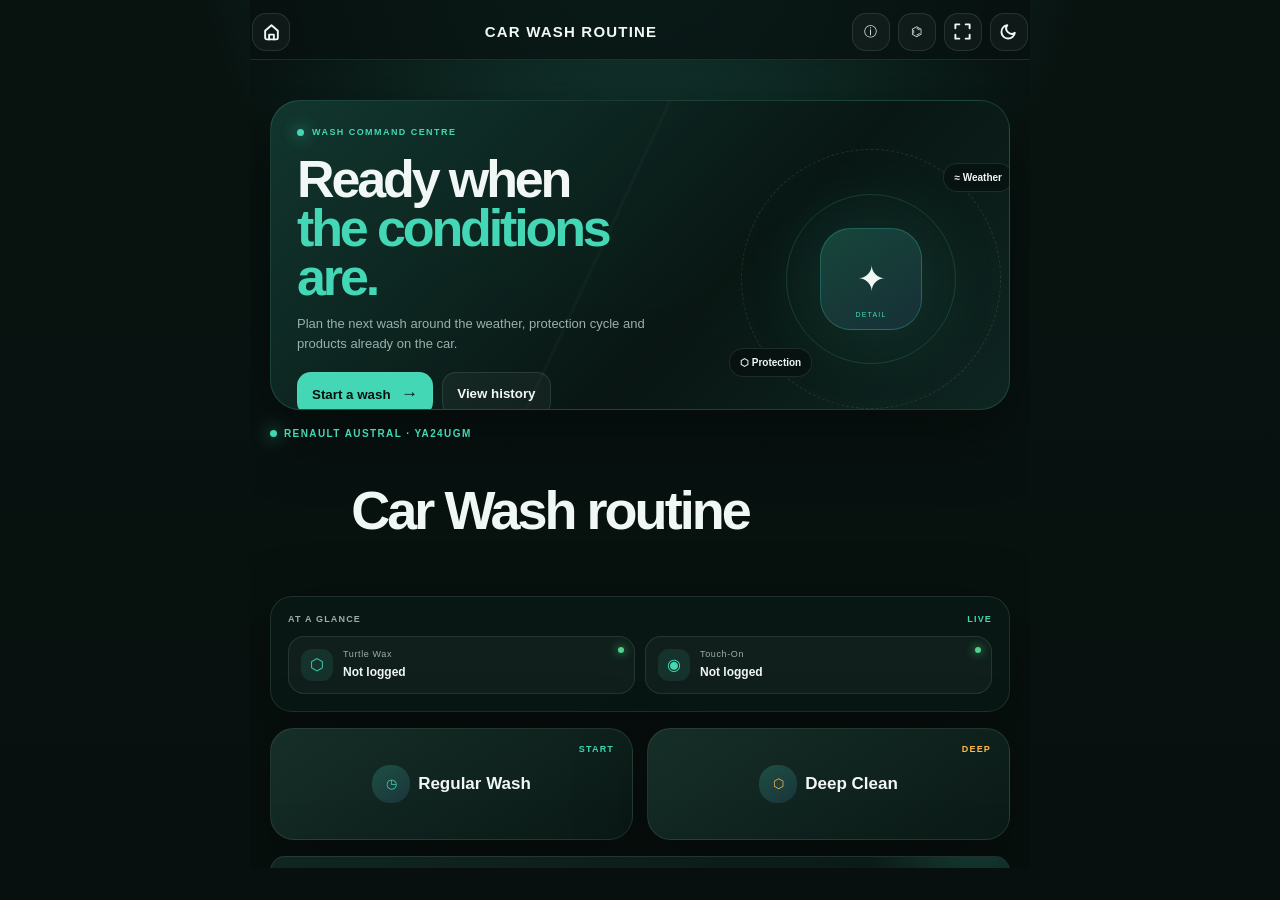
<file: index.html>
<!DOCTYPE html><html lang="en"><head><meta charset="UTF-8"><meta name="viewport" content="width=device-width, initial-scale=1, viewport-fit=cover, user-scalable=no"><meta name="theme-color" content="#1E8A9B"><meta name="apple-mobile-web-app-capable" content="yes"><meta name="mobile-web-app-capable" content="yes"><title>Austral Wash Bay</title><link href="styles.css" rel="stylesheet"><link href="redesign.css" rel="stylesheet"><link href="experience-overrides.css" rel="stylesheet"></head><body><div id="app"><div class="topbar"><button class="iconbtn" id="backBtn" aria-label="Back to menu"><svg viewBox="0 0 24 24" fill="none" stroke="currentColor" stroke-width="2.3" stroke-linecap="round" stroke-linejoin="round" id="backIcon"></svg></button><h1 id="topTitle">Car Wash Routine</h1><div style="display:flex;gap:8px;"><button class="iconbtn" id="infoBtn" aria-label="Chemical Cheat Sheet">ⓘ</button><button class="iconbtn" id="calcBtn" aria-label="Dilution Calculator">⌬</button><button class="iconbtn" id="fullscreenBtn" aria-label="Toggle fullscreen" onclick="toggleFullScreen()"></button><button class="iconbtn" id="themeBtn" aria-label="Toggle theme"></button></div></div><div id="home"><div class="hero-eyebrow">Renault Austral · YA24UGM</div><h2 class="hero-title">Car Wash routine</h2><div id="remindersWrap"></div><div class="schedule-row"><button class="schedule-card sc-a" id="cardTen"><div class="badge">◷</div><p class="sc-title">Regular Wash</p></button><button class="schedule-card sc-b" id="cardDeep"><div class="badge">⬡</div><p class="sc-title">Deep Clean</p></button></div><div id="weatherCard" class="wx-card"><div id="weatherDetails"><div class="wx-empty-msg">Loading wash conditions...</div></div></div><div class="cal-card"><div class="cal-head"><p class="section-label">Next 14 Days</p><div class="cal-legend"><span><i class="cal-dot green"></i>Good</span><span><i class="cal-dot orange"></i>OK</span><span><i class="cal-dot red"></i>Poor</span></div></div><div class="cal-weekdays"><div>M</div><div>T</div><div>W</div><div>T</div><div>F</div><div>S</div><div>S</div></div><div class="cal-grid" id="calGrid"></div><p class="cal-foot-note" id="calFootNote"></p></div><button class="schedule-card" id="logBookBtn" style="border-style:dashed;"><div class="badge">▤</div><div><p class="sc-title">Wash Log Book</p><p class="sc-meta" id="lastWashMeta">No recent washes logged</p></div></button><div class="cal-card" id="productMetersCard"><p class="section-label" style="margin-bottom:10px;">Product Protection</p><div id="productMeters"></div></div></div><div id="deepCleanSelect" class="hidden"><div class="hero-eyebrow">Wash Setup</div><h2 class="hero-title">What are you doing today?</h2><p class="hero-sub">Adjust anything below - steps you don't need are skipped automatically.</p><div id="setupGroups"></div><div id="deepCleanSelectFoot"><button class="finish-btn" id="beginDeepCleanBtn">Begin Wash</button></div></div><div id="stepScreen" class="hidden"><div class="progress-wrap"><div class="progress-track" id="progressTrack"></div><div class="progress-label"><span id="progPhase">Phase</span><span id="progFrac" class="num">1 / 1</span></div></div><div class="carousel-viewport" id="carouselViewport"><div class="carousel-track" id="carouselTrack"></div></div><div class="scroll-cue hidden" id="scrollCue">⌄</div></div><div id="doneScreen" class="hidden"><div class="dbadge">✓</div><h2>Wash completed</h2><p id="doneText">Nice work - every step in this schedule is done.</p><div id="reviewListWrap"><p class="cal-foot-note" id="reviewListNote"></p><div id="reviewList"></div></div><div class="navbar"><button class="navbtn" id="reviewBtn">Review steps</button><button class="navbtn primary" id="doneHomeBtn">Done</button></div></div></div><div id="logModal" class="hidden"><div class="modal-card"><h3>Wash Log</h3><div id="logList"></div><div style="display:flex;gap:10px;margin-top:16px;"><button class="navbtn" id="exportLogsBtn" type="button">Export JSON</button><button class="navbtn primary" id="importLogsBtn" type="button">Import JSON</button></div><input id="importLogsInput" type="file" accept="application/json,.json" style="display:none"></div></div><div id="dayModal" class="hidden"><div class="modal-card"><h3 id="dayModalTitle">Hourly outlook</h3><div id="dayModalBody"></div></div></div><div id="calcModal" class="hidden"><div class="modal-card"><h3>Dilution Calculator</h3><div style="display:flex;flex-direction:column;gap:12px;margin-top:12px;"><label style="font-size:12px;font-weight:700;">PRODUCT<select id="calcProduct" style="width:100%;padding:8px;border-radius:8px;border:1px solid var(--border);background:var(--surface-2);color:var(--text);margin-top:4px;"><option value="bh_touchless">Bilt Hamber Touch-Less</option><option value="bh_surfex">Bilt Hamber Surfex-HD</option><option value="bh_qd">Bilt Hamber Auto-QD</option><option value="bh_wash">Bilt Hamber Auto-Wash</option><option value="bh_touchon">Bilt Hamber Touch-On</option></select></label><label style="font-size:12px;font-weight:700;">RATIO<select id="calcRatio" style="width:100%;padding:8px;border-radius:8px;border:1px solid var(--border);background:var(--surface-2);color:var(--text);margin-top:4px;"></select></label><label style="font-size:12px;font-weight:700;">CONTAINER SIZE (ml)<input type="number" id="calcSize" value="400" min="1" step="1" style="width:100%;padding:8px;border-radius:8px;border:1px solid var(--border);background:var(--surface-2);color:var(--text);margin-top:4px;"></label><div id="calcResult" style="padding:12px;background:var(--surface-2);border-radius:10px;border:1px solid var(--border);font-size:13.5px;line-height:1.5;margin-top:6px;"></div></div></div></div><div id="infoModal" class="hidden"><div class="modal-card"><h3>Chemical Usage Rules</h3></div></div><script src="constants.js"></script><script src="app.js"></script><script src="coating_logic.js"></script><script src="coating_logic_fix.js"></script><script src="experience.js"></script><script src="guided-wash.js"></script><script src="logbook-experience.js"></script><script src="completion-experience.js"></script><script src="weather-recommendation.js"></script><script>renderLogs();renderProductMeters();updateReminders();fetchWashWeather();</script></body></html>
</file>
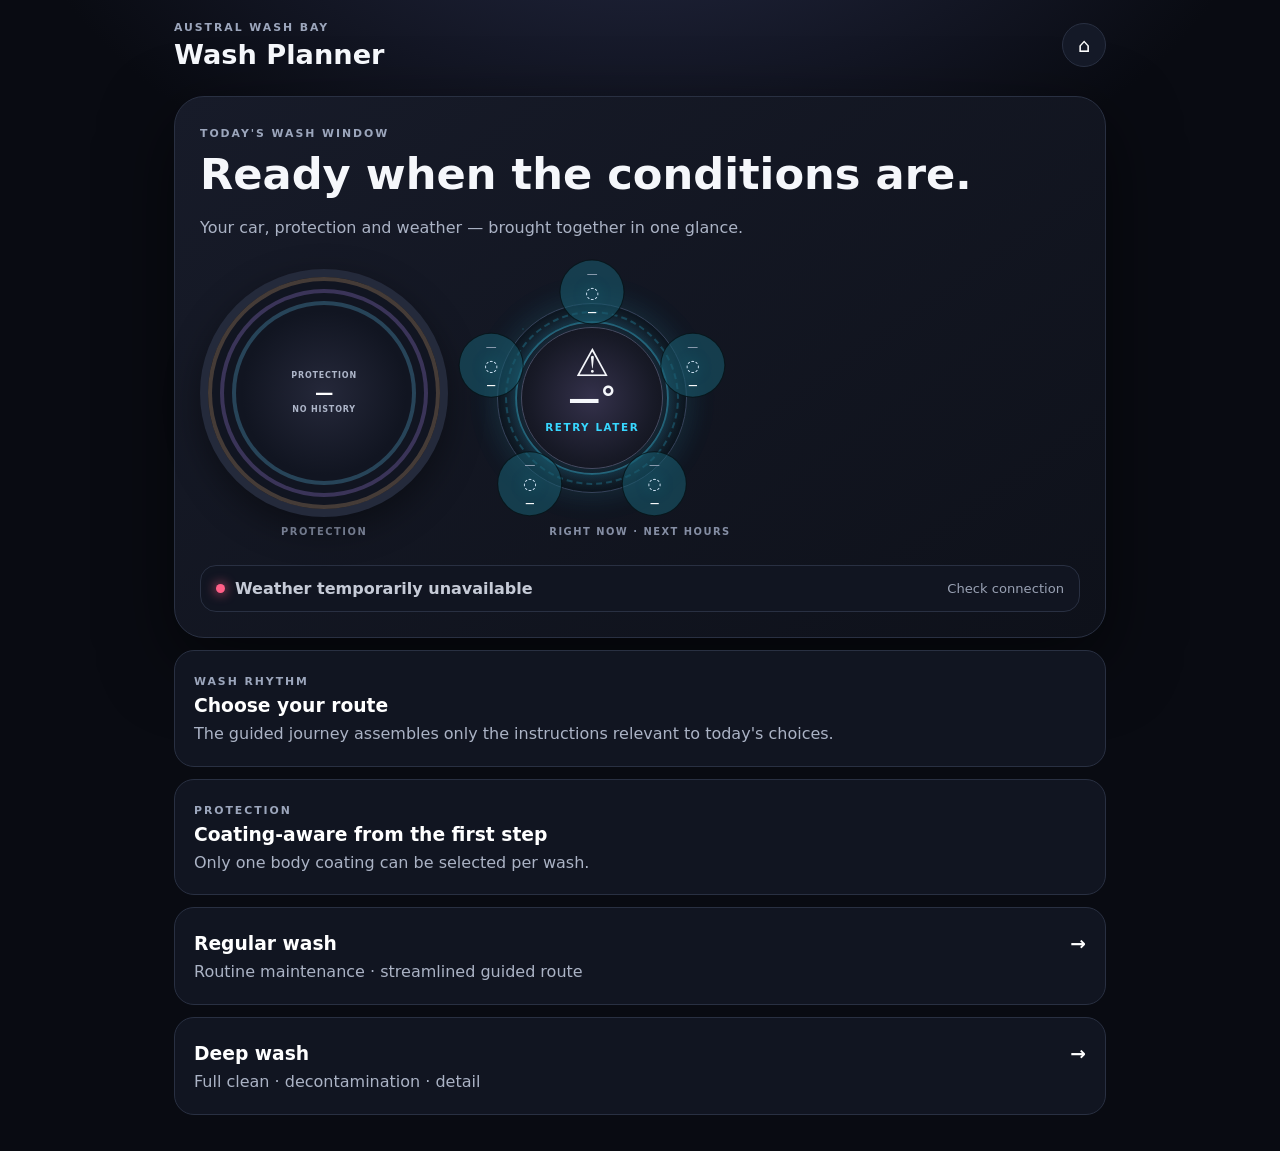
<file: gpt_index.html>
<!doctype html>
<html lang="en">

<head>
    <meta charset="utf-8">
    <meta name="viewport" content="width=device-width,initial-scale=1,viewport-fit=cover">
    <meta name="theme-color" content="#06100e">
    <title>Austral Wash Bay</title>
    <link rel="stylesheet" href="gpt_styles.css">
    <link rel="stylesheet" href="gpt_weather_planning.css">
    <link rel="stylesheet" href="gpt_weather_hours.css">
</head>

<body>
    <div id="app" class="app-shell">
        <header class="app-header">
            <div><span class="eyebrow">AUSTRAL WASH BAY</span>
                <h1 id="pageTitle">Wash Planner</h1>
            </div><button id="homeButton" class="icon-button" aria-label="Home">⌂</button>
        </header>
        <main id="view" class="view"></main>
    </div>
    <script src="gpt_master_steps.js"></script>
    <script src="gpt_steps_bridge.js"></script>
    <script src="gpt_data.js"></script>
    <script src="gpt_weather.js"></script>
    <script src="gpt_app.js"></script>
    <script src="gpt_wash_refinement.js"></script>
    <script src="gpt_weather_ui.js"></script>
</body>

</html>
</file>
<file: styles.css>
:root{
    --bg:#EFF2F1; --surface:#FFFFFF; --surface-2:#F5F7F6;
    --text:#1B2226; --text-dim:#5C6A72;
    --accent:#1E8A9B; --accent-soft:#DCEEEF;
    --amber:#C77D1E; --amber-bg:#C77D1E7A; --amber-soft:#F6E7D2;
    --warn:#C43D33;--warn-bg:#C43D337A; --warn-soft:#FBE2DF;
    --good:#2E9E5B;--good-bg:#2E9E5B7A; --good-soft:#DCF0E3;
    --border:#D8DEDC; --shadow:0 2px 10px rgba(20,30,32,0.08);
    --shadow-lg:0 10px 30px rgba(20,30,32,0.12), 0 2px 8px rgba(20,30,32,0.06);
    --ease:cubic-bezier(.22,.61,.36,1);
  }
  [data-theme="dark"]{
    --bg:#14181C; --surface:#1E252B; --surface-2:#262E35;
    --text:#E8EDF0; --text-dim:#8B98A3;
    --accent:#54C2D1; --accent-soft:#1E3A3F;
    --amber:#E8A33D; --amber-bg:#E8A33D7A; --amber-soft:#3A2E17;
    --warn:#E0524A; --warn-bg:#E0524A7A; --warn-soft:#3A1F1D;
    --good:#49C57E; --good-bg:#49C57E7A; --good-soft:#1B3626;
    --border:#2E3841; --shadow:0 2px 14px rgba(0,0,0,0.4);
    --shadow-lg:0 14px 34px rgba(0,0,0,0.5), 0 2px 10px rgba(0,0,0,0.3);
  }
  *{box-sizing:border-box; -webkit-tap-highlight-color:transparent;}
  html,body{height:100%;}
  body{
    margin:0; background:var(--bg); color:var(--text);
    font-family:-apple-system,BlinkMacSystemFont,"Segoe UI",Roboto,ui-sans-serif,sans-serif;
    overscroll-behavior:none; transition:background .25s ease,color .25s ease;
  }
  .num{font-family:ui-monospace,"SF Mono",Menlo,Consolas,monospace; font-variant-numeric:tabular-nums;}
  button{font-family:inherit;}
  #app{max-width:360px; margin:0 auto; height:100vh; height:100dvh; display:flex; flex-direction:column; overflow:hidden; position:relative;}

  @media (prefers-reduced-motion: reduce){
    *, *::before, *::after{
      animation-duration:.001ms !important; animation-iteration-count:1 !important;
      transition-duration:.001ms !important; scroll-behavior:auto !important;
    }
  }

  /* ---------- top bar ---------- */
  .topbar{
    display:flex; align-items:center; justify-content:space-between;
    padding:14px 2px calc(10px + env(safe-area-inset-top,0px));
    padding-top:calc(14px + env(safe-area-inset-top,0px));
    border-bottom:1px solid var(--border); flex-shrink:0;
    height: 60px;
  }
  .topbar h1{font-size:13px; font-weight:700; letter-spacing:.02em; margin:0;}
  .iconbtn{
    width:38px; height:38px; border-radius:10px; border:1px solid var(--border);
    background:var(--surface); color:var(--text); display:flex; align-items:center; justify-content:center;
    cursor:pointer; transition:transform .15s var(--ease), background .15s ease;
  }
  .iconbtn:active{transform:scale(.88);}
  .iconbtn svg{width:19px; height:19px;}

  /* ---------- home screen ---------- */
  #home{
    flex:1; display:flex; flex-direction:column; padding:22px 20px 20px; overflow-y:auto;
    transition: opacity .32s var(--ease), transform .32s var(--ease);
  }
  #home.fade-out{
    opacity:0;
    transform:scale(0.96);
    pointer-events:none;
  }
  .hero-eyebrow{font-size:11px; font-weight:700; letter-spacing:.14em; text-transform:uppercase; color:var(--accent);}
  .hero-title{font-size:clamp(23px,6.6vw,27px); font-weight:800; letter-spacing:-.015em; /*margin:6px 0 2px;*/ line-height:1.16;text-align: center;}
  .hero-sub{font-size:13.5px; color:var(--text-dim); margin:0 0 26px; line-height:1.5;}

  .hero-eyebrow, .hero-title, .hero-sub, .schedule-card, .home-foot{
    opacity:0; transform:translateY(14px);
    animation:riseIn .6s var(--ease) forwards;
  }
  .hero-eyebrow{animation-delay:.02s;}
  .hero-title{animation-delay:.08s;}
  .hero-sub{animation-delay:.14s;}
  #cardTen{animation-delay:.2s; background: #4aacba69;}
  #cardDeep{animation-delay:.28s; background: #c38a3466;}
  .home-foot{animation-delay:.36s;}
  @keyframes riseIn{ to{opacity:1; transform:translateY(0);} }

  .schedule-card{
    position:relative; overflow:hidden;
    display:flex; align-items:center; gap:14px; background:var(--surface);
    border:1px solid var(--border); border-radius:16px; padding:18px; margin-bottom:14px;
    cursor:pointer; box-shadow:var(--shadow); text-align:left; width:100%; color:var(--text);
    transition:transform .16s var(--ease), box-shadow .16s var(--ease);
    min-height: 74px;
  }
  .schedule-card:active{transform:scale(.97); box-shadow:var(--shadow);}
  .schedule-card::after{
    content:''; position:absolute; top:0; left:-60%; width:35%; height:100%;
    background:linear-gradient(115deg, transparent, rgba(255,255,255,.4), transparent);
    transform:skewX(-18deg); pointer-events:none;
    animation:sheen 1.1s ease-out 1.05s 1;
  }
  #cardDeep::after{animation-delay:1.2s;}
  [data-theme="dark"] .schedule-card::after{background:linear-gradient(115deg, transparent, rgba(255,255,255,.14), transparent);}
  @keyframes sheen{ from{left:-60%;} to{left:130%;} }
  .schedule-card .badge{
    width:52px; height:52px; border-radius:13px; flex-shrink:0;
    display:flex; align-items:center; justify-content:center;
  }
  .schedule-card .badge svg{width:26px; height:26px;}
  .sc-a .badge{background:var(--accent-soft); color:var(--accent);}
  .sc-b .badge{background:var(--amber-soft); color:var(--amber);}
  .schedule-card .sc-title{font-size:17.5px; font-weight:700; margin:0 0 3px;}
  .schedule-card .sc-meta{font-size:12.5px; color:var(--text-dim); margin:0;}
  .schedule-card .chev{margin-left:auto; color:var(--text-dim); flex-shrink:0; transition:transform .16s var(--ease);}
  .schedule-card:active .chev{transform:translateX(3px);}
  .schedule-card .chev svg{width:16px; height:16px;}
  .home-foot{margin-top:auto; padding-top:20px; font-size:11.5px; color:var(--text-dim); text-align:center;}

  /* ---------- progress strip ---------- */
  .progress-wrap{border-bottom:1px solid var(--border); background:var(--surface); flex-shrink:0; z-index:5;}
  .progress-track{display:flex; align-items:center; gap:5px; padding:11px 12px; overflow-x:auto; scrollbar-width:none;}
  .progress-track::-webkit-scrollbar{display:none;}
  .dot{
    flex-shrink:0; width:9px; height:9px; border-radius:50%; background:var(--border);
    border:none; padding:0; cursor:pointer;
    transition:width .28s var(--ease), border-radius .28s var(--ease), background .28s ease, transform .15s var(--ease);
  }
  .dot:active{transform:scale(.8);}
  .dot.visited{background:var(--text-dim);}
  .dot.current{width:22px; border-radius:5px; background:var(--accent);}
  .phase-gap{width:1px; height:14px; background:var(--border); flex-shrink:0; margin:0 2px;}
  .progress-label{padding:0 16px 9px; font-size:11px; color:var(--text-dim); display:flex; justify-content:space-between;}

  /* ---------- step screen ---------- */
  #stepScreen{
    flex:1; display:flex; flex-direction:column; min-height:0; overflow:hidden; position:relative;
    opacity:1; transition:opacity .35s var(--ease);
  }
  
  .carousel-viewport{
    flex:1; width:100%; height:100%; overflow:hidden; position:relative; touch-action:pan-y;
  }

  .carousel-track{
    display:flex; height:100%; width:100%; will-change:transform;
  }

  .step-slide{
    min-width:100%; width:100%; height:100%; overflow-y:auto; padding:22px 20px 14px;
    flex-shrink:0; opacity:0.3; transition:opacity .25s ease;
    box-sizing:border-box;
  }
  .step-slide.active{
    opacity:1;
  }

  .phase-eyebrow{
    font-size: 18px;
    font-weight: 700;
    letter-spacing: .12em;
    text-transform: uppercase;
    color: var(--accent);
    margin-bottom: 14px;
    justify-content: center;
    text-align: center;
    background: var(--surface-2);
    min-height: 48px;
    display: flex;
    align-items: center;
    border-radius: 10px;
    border: 1px solid var(--border);
  }
  .step-head{display:flex; align-items:flex-start; gap:14px; margin-bottom:18px;}
  .step-icon{
    width:56px; height:56px; border-radius:15px; background:var(--surface-2); border:1px solid var(--border);
    display:flex; align-items:center; justify-content:center; flex-shrink:0; color:var(--accent);
  }
  .step-icon svg{width:28px; height:28px;}
  .step-title{font-size:clamp(19px,5.4vw,21px); font-weight:800; line-height:1.2; letter-spacing:-.01em; margin:2px 0 0;}
  .step-body{font-size:15.5px; line-height:1.6; color:var(--text); margin:0 0 16px;}
  .step-body ul{margin:0; padding-left:20px;}
  .step-body li{margin-bottom:8px;}
  .callout{
    display:flex; gap:10px; padding:13px 14px; border-radius:13px; margin:0 0 16px;
    border:1px solid var(--warn); background:var(--warn-soft);
  }
  .callout svg{width:19px; height:19px; color:var(--warn); flex-shrink:0; margin-top:1px;}
  .callout p{margin:0; font-size:13.5px; line-height:1.5; font-weight:600; color:var(--text);}

  /* Enhanced Dwell Timer Box with Range Tag */
  .timer-box{
    display:flex; align-items:center; flex-wrap:wrap; gap:14px; padding:14px; border-radius:14px;
    background:var(--amber-soft); border:1px solid var(--amber); margin-bottom:16px;
    transition:background .25s ease, border-color .25s ease;
  }
  .timer-box.alarm{
    border-color:var(--warn); background:var(--warn-soft);
    animation:alarmPulse 1s ease-in-out infinite;
  }
  @keyframes alarmPulse{
    0%,100%{box-shadow:0 0 0 0 rgba(196,61,51,.35);}
    50%{box-shadow:0 0 0 9px rgba(196,61,51,0);}
  }
  .timer-box.alarm .tname{color:var(--warn);}
  .timer-ring{position:relative; width:46px; height:46px; flex-shrink:0;}
  .timer-ring svg{width:46px; height:46px; transform:rotate(-90deg);}
  .timer-ring circle{fill:none; stroke-width:4;}
  .timer-ring .bg{stroke:rgba(199,125,30,.25);}
  [data-theme="dark"] .timer-ring .bg{stroke:rgba(232,163,61,.22);}
  .timer-ring .fg{stroke:var(--amber); stroke-linecap:round; transition:stroke-dashoffset 1s linear, stroke .25s ease;}
  .timer-box.alarm .timer-ring .fg{stroke:var(--warn);}
  .timer-ring .tlabel{
    position:absolute; inset:0; display:flex; align-items:center; justify-content:center;
    font-size:11px; font-weight:700; color:var(--amber);
  }
  .timer-box.alarm .timer-ring .tlabel{color:var(--warn);}
  .timer-info{flex:1; min-width:0;}
  .timer-info .tname-row{display:flex; align-items:center; gap:6px; margin-bottom:2px;}
  .timer-info .tname{font-size:12px; font-weight:700; text-transform:uppercase; letter-spacing:.06em; color:var(--amber); margin:0;}
  .timer-range-badge{
    font-size:10.5px; font-weight:800; padding:2px 6px; border-radius:6px;
    background:var(--amber); color:#fff; letter-spacing:0;
  }
  .timer-info .tdur{font-size:13px; color:var(--text-dim); margin:0;}
  .timer-btn{
    border:none; background:var(--amber); color:#fff; font-weight:700; font-size:13px;
    padding:9px 14px; border-radius:10px; cursor:pointer; flex-shrink:0;
    transition:transform .14s var(--ease), background .2s ease;
  }
  .timer-btn:active{transform:scale(.93);}
  .timer-btn.running{background:transparent; border:1.5px solid var(--amber); color:var(--amber);}
  .timer-btn.done{background:var(--warn);}
  .timer-dismiss{
    border:none; background:var(--warn); color:#fff; font-weight:700; font-size:12.5px;
    padding:9px 13px; border-radius:10px; cursor:pointer; flex-shrink:0;
    transition:transform .14s var(--ease), opacity .2s ease;
    animation:dismissPop .3s var(--ease);
  }
  .timer-dismiss:active{transform:scale(.93);}
  @keyframes dismissPop{ from{opacity:0; transform:scale(.7);} to{opacity:1; transform:scale(1);} }

  .finish-btn{
    display:flex; align-items:center; justify-content:center; gap:8px; width:100%;
    border:none; background:var(--accent); color:#fff; font-weight:800; font-size:16px;
    padding:15px; border-radius:14px; cursor:pointer; margin:6px 0 16px;
    box-shadow:var(--shadow); transition:transform .14s var(--ease), background .2s ease;
  }
  .finish-btn svg{width:20px; height:20px;}
  .finish-btn:active{transform:scale(.96);}

  .scroll-cue{
    position:sticky; bottom:0; left:0; right:0; height:34px; margin-top:-34px;
    background:linear-gradient(to bottom, transparent, var(--bg) 78%);
    display:flex; align-items:flex-end; justify-content:center; pointer-events:none; z-index:8;
  }
  .scroll-cue svg{width:20px; height:20px; color:var(--text-dim); animation:bob 1.4s ease-in-out infinite;}
  @keyframes bob{0%,100%{transform:translateY(0);}50%{transform:translateY(4px);}}

  .swipe-hint{ animation:swipeHint 1s var(--ease) .35s; }
  @keyframes swipeHint{
    0%,100%{transform:translateX(0);}
    28%{transform:translateX(-16px);}
    55%{transform:translateX(7px);}
    78%{transform:translateX(-5px);}
  }

  /* ---------- nav bar ---------- */
  .navbar{
    display:flex; gap:10px; padding:12px 16px calc(14px + env(safe-area-inset-bottom,0px));
    border-top:1px solid var(--border); /*background:var(--surface);*/ flex-shrink:0; z-index:10;
  }
  .navbtn{
    flex:1; display:flex; align-items:center; justify-content:center; gap:6px;
    padding:4px 10px; border-radius:13px; border:1px solid var(--border); background:var(--surface-2);
    color:var(--text); font-size:14.5px; font-weight:700; cursor:pointer;
    transition:transform .13s var(--ease), background .2s ease;
  }
  .navbtn:active:not(:disabled){transform:scale(.95);}
  .navbtn svg{width:17px; height:17px;}
  .navbtn.primary{background:var(--accent); border-color:var(--accent); color:#fff;}
  .navbtn:disabled{opacity:.35; cursor:default;}
  .navbtn.finish{background:var(--accent);}

  .step-counter{font-size:12px; color:var(--text-dim); text-align:center; padding:0 0 8px; flex-shrink:0; z-index:10;}

  .hidden{display:none !important;}

  .product_BH, .product_rainx, .product_turtleWax, .product_Autoglym_fastGlass, .product_Autoglym_carGlass,.product_Autoglym_tyreDressing {
    border-radius: 5px;
    padding: 0px 5px;
  }
  .product_BH { background-color: #0a7ef299; }
  .product_rainx { background-color: #F5CE0D99; color: black; }
  .product_turtleWax { background-color: #02643399; }
  .product_Autoglym_fastGlass { background-color: #B15F2C99; }
  .product_Autoglym_carGlass { background-color: #B15F2C99; }
  .product_Autoglym_tyreDressing { background-color: #B15F2C99; }

  /* ---------- compact schedule row (2-col) ---------- */
  .schedule-row{display:grid; grid-template-columns:1fr 1fr; gap:10px; margin-bottom:16px;}
  .schedule-row .schedule-card{
    /* flex-direction:column;*/ align-items:flex-start; gap:8px; padding:13px; margin-bottom:0; text-align:left; justify-content: center; align-items: center; }
  .schedule-row .schedule-card .badge{width:38px; height:38px; border-radius:10px;}
  .schedule-row .schedule-card .badge svg{width:19px; height:19px;}
  .schedule-row .schedule-card .sc-title{font-size:17.5px; margin:0; line-height:1.25;}
  .schedule-row .schedule-card .sc-meta{display:none;}
  .schedule-row .schedule-card .chev{display:none;}

  /* ---------- v15: wash setup / selection screen ---------- */
  .setup-group{margin-bottom:18px;}
  .setup-group-label{font-size:11px; font-weight:700; letter-spacing:.1em; text-transform:uppercase; color:var(--text-dim); margin:0 0 8px;}
  .radio-row{
    display:flex; align-items:center; gap:14px; width:100%;
    background:var(--surface); border:1.5px solid var(--border); border-radius:15px;
    padding:13px 15px; margin:0 0 8px; cursor:pointer; user-select:none;
    box-shadow:var(--shadow); transition:border-color .18s ease, background .18s ease;
  }
  .radio-row.checked{border-color:var(--accent); background:var(--accent-soft);}
  .radio-row.overdue.checked{border-color:var(--warn); background:var(--warn-bg);}
  .radio-row.soon.checked{border-color:var(--amber); background:var(--amber-bg);}
  .radio-row.ok.checked{border-color:var(--good); background:var(--good-bg);}
  .radio-row .radio-dot{
    flex-shrink:0; width:22px; height:22px; border-radius:50%; border:2px solid var(--border);
    background:var(--surface-2); position:relative; transition:border-color .16s ease;
  }
  .radio-row.overdue .radio-dot{
    border:2px solid var(--warn);
    background:var(--warn-bg); position:relative; transition:border-color .16s ease;
  }
  .radio-row.soon .radio-dot{
    border:2px solid var(--amber);
    background:var(--amber-bg); position:relative; transition:border-color .16s ease;
  }
  .radio-row.ok .radio-dot{
    border:2px solid var(--good);
    background:var(--good-bg); position:relative; transition:border-color .16s ease;
  }
  .radio-row.checked .radio-dot{border-color:var(--accent);}
  .radio-row.checked .radio-dot::after{
    content:''; position:absolute; inset:4px; border-radius:50%; background:var(--accent);
  }
  .radio-row.overdue.checked .radio-dot{border-color:var(--warn-soft);}
  .radio-row.overdue.checked .radio-dot::after{
    background:var(--warn-soft);
  }
  .radio-row.soon.checked .radio-dot{border-color:var(--amber-soft);}
  .radio-row.soon.checked .radio-dot::after{
    background:var(--amber-soft);
  }
  .radio-row.ok.checked .radio-dot{border-color:var(--good-soft);}
  .radio-row.ok.checked .radio-dot::after{
    background:var(--good-soft);
  }
  .radio-row .rr-text{flex:1; min-width:0;}
  .radio-row .rr-title{font-size:14.5px; font-weight:700; color:var(--text); margin:0;}
  .radio-row .rr-sub{font-size:11.5px; color:var(--text-dim); margin:2px 0 0; line-height:1.4;}
  .due-pill{
    display:inline-block; font-size:10.5px; font-weight:800; padding:2px 7px; border-radius:6px;
    margin-top:5px; letter-spacing:.01em;
  }
  .due-pill.ok, .radio-row.ok {background:var(--good-soft); color:var(--good);}
  .radio-row.ok {border:1.5px solid var(--good);}
  .due-pill.soon, .radio-row.soon {background:var(--amber-soft); color:var(--amber);}
  .radio-row.soon {border:1.5px solid var(--amber);}
  .due-pill.overdue, .radio-row.overdue {background:var(--warn-soft); color:var(--warn);}
  .radio-row.overdue {border:1.5px solid var(--warn);}
  .due-pill.never, .radio-row.never {background:var(--surface-2); color:var(--text-dim);}

  /* ---------- v15: reminders on home ---------- */
  #remindersWrap .overdue-banner:last-child{margin-bottom:14px;}
  .overdue-banner.soon, .overdue-banner.due{background:var(--amber-soft); border-color:var(--amber);}
  .overdue-banner.soon svg, .overdue-banner.due svg{color:var(--amber);}
  .overdue-banner.soon b, .overdue-banner.due b{color:var(--amber);}

  /* ---------- v15: done screen review list ---------- */
  .review-item{
    display:flex; align-items:center; gap:12px; width:100%; max-width:280px;
    background:var(--surface); border:1.5px solid var(--border); border-radius:13px;
    padding:11px 13px; margin:0 0 8px; cursor:pointer; user-select:none; text-align:left;
    transition:border-color .16s ease, background .16s ease;
  }
  .review-item.checked{border-color:var(--accent); background:var(--accent-soft);}
  .review-item input[type="checkbox"]{
    -webkit-appearance:none; appearance:none; margin:0; flex-shrink:0;
    width:24px; height:24px; border-radius:7px; border:2px solid var(--border);
    background:var(--surface-2); cursor:pointer; position:relative;
  }
  .review-item input[type="checkbox"]:checked{background:var(--accent); border-color:var(--accent);}
  .review-item input[type="checkbox"]:checked::after{
    content:''; position:absolute; left:7px; top:3px; width:6px; height:11px;
    border:solid #fff; border-width:0 2.5px 2.5px 0; transform:rotate(40deg);
  }
  .review-item .ri-title{font-size:13.5px; font-weight:700; color:var(--text); margin:0;}
  #reviewListWrap{width:100%; max-width:280px;}

  /* ---------- v15: touch-on decision slide ---------- */
  .decision-btns{display:flex; gap:10px; margin:4px 0 16px;}
  .decision-btn{
    flex:1; padding:16px 10px; border-radius:14px; border:1.5px solid var(--border);
    background:var(--surface); color:var(--text); font-weight:800; font-size:15px; cursor:pointer;
    transition:transform .14s var(--ease), border-color .16s ease, background .16s ease;
  }
  .decision-btn:active{transform:scale(.96);}
  .decision-btn.yes.picked{border-color:var(--accent); background:var(--accent-soft); color:var(--accent);}
  .decision-btn.no.picked{border-color:var(--text-dim); background:var(--surface-2);}

  /* ---------- v15: log entry detail ---------- */
  .log-detail-line{font-size:10.5px; color:var(--text-dim); margin:3px 0 0; line-height:1.5;}
  .section-label{
    font-size:11px; font-weight:700; letter-spacing:.1em; text-transform:uppercase;
    color:var(--text-dim); margin:2px 0 8px;
  }

  /* ---------- weather card v3 ---------- */
  .wx-card{
    background:var(--surface); border:1px solid var(--border); border-radius:16px;
    padding:14px; margin-bottom:14px; box-shadow:var(--shadow);
  }
  .wx-summary-row{display:grid; grid-template-columns: 1fr auto 1fr; align-items:center; justify-content:space-between; gap:12px;}
  .wx-now-icon{
    width:40px; height:40px; flex-shrink:0; display:flex; align-items:center; justify-content:center;
    font-size:30px; line-height:1;
  }
  .wx-now-temp{font-size:26px; font-weight:800; line-height:1; white-space:nowrap;}
  .wx-now-temp sup{font-size:14px; font-weight:700; margin-left:1px;}
  .wx-now-block{display:flex; align-items:center; gap:8px; flex-shrink:0;}
  .wx-location-block{font-size:11.5px; font-weight:600; color:var(--text-dim); text-align:center; white-space:nowrap;}
  .wx-day-block{flex-shrink:0; text-align:right;}
  .wx-day-eyebrow{font-size:10px; font-weight:700; letter-spacing:.06em; text-transform:uppercase; color:var(--accent); margin:0;}
  .wx-day-name{font-size:11.5px; color:var(--text-dim); margin:2px 0 0;}
  .wx-headline-row{margin-top:12px; padding-top:11px; border-top:1px solid var(--border);}
  .wx-headline{font-size:13.5px; font-weight:700; color:var(--text); line-height:1.4; margin:0;}
  .wx-subline{font-size:12px; color:var(--text-dim); line-height:1.4; margin:3px 0 0;}

  .wx-strip{
    display:grid; gap:8px; overflow-x:auto; margin-top:13px; padding-bottom:2px;
    scroll-snap-type:x proximity; scrollbar-width:none;
    grid: auto;
    grid-template-columns: repeat(5, 1fr);
  }
  .wx-strip::-webkit-scrollbar{display:none;}
  .wx-empty-msg{font-size:12px; color:var(--text-dim); padding:10px 2px 2px; text-align:center;}

  /* ---------- deep clean overdue banner ---------- */
  .overdue-banner{
    display:flex; align-items:center; gap:10px; padding:12px 13px; border-radius:13px;
    background:var(--warn-soft); border:1px solid var(--warn); margin-bottom:14px;
  }
  .overdue-banner svg{width:20px; height:20px; color:var(--warn); flex-shrink:0;}
  .overdue-banner p{margin:0; font-size:12.5px; font-weight:600; line-height:1.4; color:var(--text);}
  .overdue-banner b{color:var(--warn);}

  /* ---------- product protection meters (v16) ---------- */
  .meter-row{margin-bottom:14px;}
  .meter-row:last-child{margin-bottom:0;}
  .meter-top{display:flex; justify-content:space-between; align-items:baseline; margin-bottom:5px; gap:8px;}
  .meter-name{font-size:13px; font-weight:700; color:var(--text);}
  .meter-last{font-size:10.5px; color:var(--text-dim); text-align:right;}
  .meter-track{
    position:relative; height:9px; border-radius:5px; background:var(--surface-2);
    border:1px solid var(--border); overflow:hidden;
  }
  .meter-fill{
    position:absolute; left:0; top:0; bottom:0; border-radius:5px 0 0 5px;
    transition:width .4s var(--ease), background .3s ease;
  }
  .meter-fill.full-width{border-radius:5px;}
  .meter-tier{font-size:10.5px; font-weight:700; margin-top:5px;}

  /* ---------- calendar ---------- */
  .cal-card{
    background:var(--surface); border:1px solid var(--border); border-radius:16px;
    padding:16px 14px; margin-bottom:14px; box-shadow:var(--shadow);
  }
  .cal-head{display:flex; justify-content:space-between; align-items:center; margin-bottom:4px;}
  .cal-head .section-label{margin:0;}
  .cal-legend{display:flex; gap:9px; font-size:10px; color:var(--text-dim); align-items:center;}
  .cal-legend span{display:flex; align-items:center; gap:3px;}
  .cal-dot{width:7px; height:7px; border-radius:50%; display:inline-block;}
  .cal-dot.green{background:var(--good);}
  .cal-dot.orange{background:var(--amber);}
  .cal-dot.red{background:var(--warn);}
  .cal-weekdays{
    display:grid; grid-template-columns:repeat(7,1fr); gap:5px; margin:10px 0 5px;
    font-size:10px; font-weight:700; color:var(--text-dim); text-align:center; text-transform:uppercase;
  }
  .cal-grid{display:grid; grid-template-columns:repeat(7,1fr); gap:5px;}
  .cal-cell{
    aspect-ratio:1; border-radius:9px; display:flex; flex-direction:column; align-items:center;
    justify-content:center; position:relative; font-size:12.5px; font-weight:700; cursor:pointer;
    border:1px solid var(--border); background:var(--surface-2); color:var(--text);
    transition:transform .13s var(--ease);
  }
  .cal-cell:active{transform:scale(.9);}
  .cal-cell.pad{
    opacity:.32; cursor:default; pointer-events:none; background:transparent; border-color:transparent;
  }
  .cal-cell.green{background:var(--good-soft); border-color:var(--good); color:var(--text);}
  .cal-cell.orange{background:var(--amber-soft); border-color:var(--amber);}
  .cal-cell.red{background:var(--warn-soft); border-color:var(--warn);}
  .cal-cell.unknown{background:var(--surface-2);}
  .cal-marker{
    position:absolute; bottom:3px; display:flex; gap:2px;
  }
  .cal-marker .m{
    font-size:7px; font-weight:800; letter-spacing:.02em; padding:1px 3px; border-radius:4px;
    color:#fff; line-height:1.3;
  }
  .cal-marker .m.ten{background:var(--accent);}
  .cal-marker .m.deep{background:var(--amber);}
  .cal-today-ring{box-shadow:0 0 0 2px var(--accent) inset;}
  .cal-foot-note{font-size:11px; color:var(--text-dim); margin:10px 0 0; line-height:1.4;}

  /* ---------- hourly day modal ---------- */
  #dayModal{
    position:fixed; inset:0; background:rgba(0,0,0,0.7); backdrop-filter:blur(4px); z-index:999;
    display:flex; align-items:center; justify-content:center; padding:20px;
  }
  #dayModal.hidden{display:none !important;}

  /* done screen */
  #doneScreen{flex:1; display:flex; flex-direction:column; align-items:center; justify-content:center; padding:32px; text-align:center;}
  #doneScreen .dbadge{
    width:74px; height:74px; border-radius:20px; background:var(--accent-soft); color:var(--accent);
    display:flex; align-items:center; justify-content:center; margin-bottom:18px;
    animation:popIn .45s var(--ease);
  }
  @keyframes popIn{ from{transform:scale(.5); opacity:0;} to{transform:scale(1); opacity:1;} }
  #doneScreen .dbadge svg{width:36px; height:36px;}
  #doneScreen .dbadge svg path{
    stroke-dasharray:30; stroke-dashoffset:30;
    animation:draw .5s var(--ease) .2s forwards;
  }
  @keyframes draw{ to{stroke-dashoffset:0;} }
  #doneScreen h2{
    font-size:22px; font-weight:800; margin:0 0 8px;
    opacity:0; animation:riseIn .5s var(--ease) .25s forwards;
  }
  #doneScreen p{
    font-size:14px; color:var(--text-dim); max-width:280px; line-height:1.5;
    opacity:0; animation:riseIn .5s var(--ease) .32s forwards;
  }
  #doneScreen .navbar{
    opacity:0; animation:riseIn .5s var(--ease) .4s forwards;
  }

  /* ---------- touch-on checkbox (done screen) ---------- */
  .touchon-row{
    display:flex; align-items:center; gap:14px; width:100%; max-width:280px;
    background:var(--surface); border:1.5px solid var(--border); border-radius:15px;
    padding:15px 16px; margin:0 0 18px; cursor:pointer; user-select:none;
    box-shadow:var(--shadow); transition:border-color .18s ease, background .18s ease;
    opacity:0; animation:riseIn .5s var(--ease) .36s forwards;
  }
  .touchon-row.checked{border-color:var(--accent); background:var(--accent-soft);}
  .touchon-row input[type="checkbox"]{
    -webkit-appearance:none; appearance:none; margin:0; flex-shrink:0;
    width:30px; height:30px; border-radius:9px; border:2px solid var(--border);
    background:var(--surface-2); cursor:pointer; position:relative;
    transition:background .16s ease, border-color .16s ease, transform .12s var(--ease);
  }
  .touchon-row input[type="checkbox"]:active{transform:scale(.9);}
  .touchon-row input[type="checkbox"]:checked{background:var(--accent); border-color:var(--accent);}
  .touchon-row input[type="checkbox"]:checked::after{
    content:''; position:absolute; left:9px; top:4px; width:7px; height:13px;
    border:solid #fff; border-width:0 3px 3px 0; transform:rotate(40deg);
  }
  .touchon-row .touchon-text{flex:1; min-width:0;}
  .touchon-row .touchon-title{font-size:14.5px; font-weight:700; color:var(--text); margin:0;}
  .touchon-row .touchon-sub{font-size:11.5px; color:var(--text-dim); margin:2px 0 0;}

  /* ---------- deep clean product selection screen ---------- */
  #deepCleanSelect{
    flex:1; display:flex; flex-direction:column; padding:22px 20px 20px; overflow-y:auto;
    transition: opacity .32s var(--ease), transform .32s var(--ease);
  }
  #deepCleanSelect.fade-out{ opacity:0; transform:scale(0.96); pointer-events:none; }
  .select-toggle-row{ max-width:none; width:100%; margin:0 0 14px; opacity:1; animation:none; }
  #deepCleanSelectFoot{margin-top:auto; padding-top:6px;}

  /* ---------- info modal ---------- */
  #infoModal, #logModal, #calcModal {
    position: fixed;
    inset: 0;
    background: rgba(0, 0, 0, 0.7);
    backdrop-filter: blur(4px);
    z-index: 999;
    display: flex;
    align-items: center;
    justify-content: center;
    padding: 20px;
    opacity:1;
    transition:opacity .22s var(--ease);
  }
  #infoModal.hidden, #logModal.hidden, #calcModal.hidden{
    display:flex !important;
    opacity:0;
    pointer-events:none;
  }
  .modal-card {
    background: var(--surface);
    color: var(--text);
    border: 1px solid var(--border);
    border-radius: 16px;
    max-width: 350px;
    width: 100%;
    max-height: 85vh;
    overflow-y: auto;
    padding: 10px;
    box-shadow: var(--shadow-lg);
    transform:scale(1) translateY(0);
    transition:transform .22s var(--ease);
  }
  #infoModal.hidden .modal-card, #logModal.hidden .modal-card, #calcModal.hidden .modal-card{
    transform:scale(.94) translateY(10px);
  }
  .modal-card h3 {
    margin-top: 0;
    font-size: 18px;
    border-bottom: 1px solid var(--border);
    padding-bottom: 10px;
  }


  
    /* Individual Card Styles */
    .weather-card {
      background-color: #0b1a10;
      border-radius: 8px 8px 8px 8px;
      display: flex;
      overflow: hidden;
      /*! width: 140px; */
      box-shadow: 0 4px 10px rgba(0, 0, 0, 0.3);
      flex-shrink: 0;
      border: 1px solid;
      opacity:1;
      height: 75px;
      overflow: hidden;
      position: relative;
    }

  .weather-card.ideal{background:var(--good-soft); border-color:var(--good);}
  .weather-card.ideal .card-sidebar{background:var(--good-bg);}
  .weather-card.marginal{background:var(--amber-soft); border-color:var(--amber);}
  .weather-card.marginal .card-sidebar{background:var(--amber-bg);}
  .weather-card.bad{background:var(--warn-soft); border-color:var(--warn);}
  .weather-card.bad .card-sidebar{background:var(--warn-bg);}
  .weather-card.now{opacity:1;}
  .weather-card .weather-icon{font-size:26px; line-height:1;padding-bottom: 5px;/*! position: absolute; */}
  .weather-card .weather-icon.ideal{color:var(--good);}
  .weather-card .weather-icon.marginal{color:var(--amber);}
  .weather-card .weather-icon.bad{color:var(--warn);}
  .weather-card .time-text{font-size:14px; color:var(--text);}
  .weather-card .temperature-wrapper{font-size:7.5px; /*! font-weight:800; */ color:var(--text);}
  .weather-card .temperature-wrapper .temp-text {
      font-size: 14px;
      font-weight: bold;
      line-height: 1;
    }

    /* Green Left Sidebar */
  .weather-card .card-sidebar {
      width: 15px;
      display: flex;
      flex-direction: column;
      align-items: center;
      justify-content: space-between;
      padding: 5px 0;
    }

    /* Checkmark box at top of sidebar */
    .weather-card .status-icon {
      font-size: 11px;
      /*! background-color: rgba(255, 255, 255, 0.17); */
      border-radius: 3px;
      width: 12px;
      height: 12px;
      display: flex;
      align-items: center;
      justify-content: center;
      padding: 11px 13px 14px 12px;
      position: absolute;
      top: -1px;
      left: -5px;
    }

    /* Rotated Text ("11 00") inside sidebar */
    .time-text {
      writing-mode: vertical-lr;
      transform: rotate(180deg);
      font-size: 14px;
      font-weight: 500;
      letter-spacing: 0.5px;
      opacity: 0.6;
      position: absolute;
      bottom: 4px;
      left: -3px;
    }

    /* Main Content Section on the Right side */
    .card-content {
      flex: 1;
      display: flex;
      flex-direction: column;
      align-items: center;
      justify-content: center;
      padding: 10px 5px 12px 6px;
      color: #ffffff;
      overflow: hidden;
    }

    /* Main Temperature Area */
    .temperature-wrapper {
      text-align: center;
      width: 100%;
      border-bottom: 1.5px solid rgba(255, 255, 255, 0.22);
      padding-bottom: 4px;
      margin-bottom: 1px;
    }



    .degree-symbol {
      font-size: 11px;
      font-weight: normal;
      vertical-align: super;
    }

    /* Rain/Humidity Probability Percentage Info */
    .rain-probability {
      display: flex;
      align-items: center;
      gap: 4px;
      font-size: 9px;
      color: #bfbfc7;
    }

    /* Built-in css droplet shape */
    .drop-icon {
      width: 5px;
      height: 5px;
      background-color: #55aaff;
      border-radius: 0 50% 50% 50%;
      transform: rotate(45deg);
      margin-top: 3px;
    }
</file>
<file: redesign.css>
/* Austral Wash Bay — visual redesign layer */
:root{--bg:#07110f;--surface:#0d1c19;--surface-2:#132824;--surface-3:#19332e;--text:#f1f7f5;--text-dim:#9bb0aa;--border:rgba(178,215,203,.13);--good:#52d18b;--amber:#ffb84d;--warn:#ff6262;--accent:#43d7b5;--accent-2:#65a9ff;--shadow:0 22px 70px rgba(0,0,0,.38)}
body{background:radial-gradient(circle at 50% -10%,#17443b 0,transparent 38%),linear-gradient(180deg,#081310 0%,#07100e 100%);min-height:100vh}body:before{content:"";position:fixed;inset:0;pointer-events:none;opacity:.35;background-image:linear-gradient(rgba(255,255,255,.018) 1px,transparent 1px),linear-gradient(90deg,rgba(255,255,255,.014) 1px,transparent 1px);background-size:28px 28px;mask-image:linear-gradient(to bottom,black,transparent 70%)}#app{position:relative;max-width:780px;margin:auto;padding-bottom:32px}.topbar{position:sticky!important;top:0;z-index:20;backdrop-filter:blur(18px);background:rgba(7,17,15,.76)!important;border-bottom:1px solid var(--border);box-shadow:0 10px 30px rgba(0,0,0,.16)}.topbar h1{font-size:15px!important;letter-spacing:.08em;text-transform:uppercase}.iconbtn{border:1px solid var(--border)!important;background:rgba(255,255,255,.035)!important;border-radius:14px!important;transition:transform .2s ease,background .2s ease}.iconbtn:hover{transform:translateY(-2px);background:rgba(255,255,255,.09)!important}
#home,#deepCleanSelect,#stepScreen,#doneScreen{animation:aw-enter .45s cubic-bezier(.2,.8,.2,1)}@keyframes aw-enter{from{opacity:0;transform:translateY(10px)}to{opacity:1;transform:none}}
.command-centre{margin:18px 0 18px;padding:26px;min-height:310px;position:relative;overflow:hidden;border-radius:30px;border:1px solid rgba(102,215,181,.18);background:linear-gradient(135deg,rgba(18,56,48,.96),rgba(9,23,20,.96) 60%,rgba(16,40,35,.9));box-shadow:var(--shadow)}.command-centre:after{content:"";position:absolute;inset:0;background:linear-gradient(115deg,transparent 0 45%,rgba(255,255,255,.025) 45.1% 45.4%,transparent 45.5%);pointer-events:none}.cc-main{position:relative;z-index:2;max-width:55%}.cc-kicker{font-size:9px;letter-spacing:.16em;font-weight:900;color:var(--accent);display:flex;align-items:center;gap:8px}.cc-kicker span{width:7px;height:7px;border-radius:50%;background:var(--accent);box-shadow:0 0 15px var(--accent)}.command-centre h2{margin:18px 0 12px;font-size:clamp(34px,6vw,52px);letter-spacing:-.06em;line-height:.94}.command-centre h2 em{font-style:normal;color:var(--accent)}.command-centre p{font-size:13px;line-height:1.55;color:var(--text-dim);margin:0 0 18px}.cc-actions{display:flex;gap:9px}.cc-primary,.cc-secondary{border-radius:14px;border:1px solid var(--border);padding:11px 14px;font-weight:800;cursor:pointer}.cc-primary{background:var(--accent);color:#06110e}.cc-primary b{margin-left:7px;font-size:17px}.cc-secondary{background:rgba(255,255,255,.045);color:var(--text)}.cc-orbit{position:absolute;right:-12px;bottom:-20px;width:300px;height:300px;z-index:1}.cc-ring{position:absolute;border:1px solid rgba(101,215,181,.16);border-radius:50%;left:50%;top:50%;transform:translate(-50%,-50%)}.r1{width:170px;height:170px}.r2{width:260px;height:260px;border-style:dashed;animation:aw-spin 30s linear infinite}@keyframes aw-spin{to{transform:translate(-50%,-50%) rotate(360deg)}}.cc-core{position:absolute;left:50%;top:50%;transform:translate(-50%,-50%);width:102px;height:102px;border-radius:31px;display:grid;place-items:center;background:linear-gradient(145deg,rgba(67,215,181,.24),rgba(101,169,255,.12));border:1px solid rgba(67,215,181,.28);font-size:35px;box-shadow:0 0 80px rgba(67,215,181,.16)}.cc-core small{position:absolute;bottom:11px;font-size:7px;letter-spacing:.17em;color:var(--accent)}.cc-chip{position:absolute;border:1px solid var(--border);border-radius:14px;padding:8px 10px;background:rgba(7,17,15,.74);backdrop-filter:blur(12px);font-size:10px;font-weight:800}.chip-weather{top:34px;right:8px}.chip-protection{bottom:52px;left:8px}
.quick-status{margin:14px 0 16px;padding:17px;border:1px solid var(--border);border-radius:22px;background:rgba(10,26,22,.74);box-shadow:var(--shadow)}.quick-head{display:flex;justify-content:space-between;font-size:9px;font-weight:900;letter-spacing:.13em;color:var(--text-dim);margin-bottom:12px}.live-dot{color:var(--accent)}.quick-grid{display:grid;grid-template-columns:1fr 1fr;gap:10px}.quick-item{position:relative;display:flex;align-items:center;gap:10px;padding:12px;border-radius:16px;background:rgba(255,255,255,.035);border:1px solid var(--border)}.quick-icon{width:32px;height:32px;border-radius:11px;display:grid;place-items:center;background:rgba(67,215,181,.11);color:var(--accent)}.quick-item small{display:block;font-size:9px;letter-spacing:.07em;color:var(--text-dim);margin-bottom:3px}.quick-item strong{font-size:12px}.state-dot{position:absolute;right:10px;top:10px;width:6px;height:6px;border-radius:50%;background:var(--good);box-shadow:0 0 10px var(--good)}.quick-item.soon .state-dot,.quick-item.due .state-dot{background:var(--amber);box-shadow:0 0 10px var(--amber)}.quick-item.overdue .state-dot{background:var(--warn);box-shadow:0 0 10px var(--warn)}
.hero-eyebrow{display:inline-flex!important;align-items:center;gap:7px;letter-spacing:.14em!important;color:var(--accent)!important;font-size:10px!important;font-weight:800!important}.hero-eyebrow:before{content:"";width:7px;height:7px;border-radius:50%;background:var(--accent);box-shadow:0 0 16px var(--accent)}.hero-title{font-size:clamp(32px,8vw,54px)!important;line-height:.98!important;letter-spacing:-.055em!important;max-width:560px}.hero-sub{font-size:15px!important;line-height:1.55!important;color:var(--text-dim)!important;max-width:560px}#remindersWrap{display:grid;gap:10px}.overdue-banner{border-radius:18px!important;box-shadow:var(--shadow);border:1px solid var(--border)!important;overflow:hidden}.overdue-banner:before{content:"PROTECTION STATUS";display:block;font-size:9px;font-weight:800;letter-spacing:.12em;opacity:.65;margin-bottom:5px}
.schedule-row{gap:14px!important}.schedule-card{border:1px solid var(--border)!important;border-radius:24px!important;background:linear-gradient(145deg,rgba(23,48,42,.96),rgba(11,27,23,.96))!important;box-shadow:var(--shadow);min-height:112px;transition:transform .25s ease,border-color .25s ease,box-shadow .25s ease}.schedule-card:hover{transform:translateY(-4px);border-color:rgba(82,209,139,.45)!important;box-shadow:0 28px 70px rgba(0,0,0,.46)}.schedule-card:active{transform:scale(.98)}.schedule-card .badge{border-radius:18px!important;background:linear-gradient(145deg,rgba(67,215,181,.22),rgba(101,169,255,.12))!important}.sc-a:before,.sc-b:before{content:"START";position:absolute;right:18px;top:15px;font-size:9px;letter-spacing:.13em;color:var(--accent);font-weight:800}.sc-b:before{content:"DEEP";color:var(--amber)}.sc-title{font-size:17px!important;font-weight:800!important}.sc-meta{color:var(--text-dim)!important}.wx-card,.cal-card{background:linear-gradient(145deg,rgba(17,39,34,.96),rgba(10,24,21,.98))!important;border:1px solid var(--border)!important;border-radius:26px!important;box-shadow:var(--shadow)}.wx-card{position:relative;overflow:hidden}.wx-card:after{content:"";position:absolute;width:240px;height:240px;border-radius:50%;right:-90px;top:-150px;background:radial-gradient(circle,rgba(67,215,181,.2),transparent 68%);pointer-events:none}.section-label{letter-spacing:.14em!important;font-size:10px!important;color:var(--accent)!important;font-weight:800!important}.cal-day{border-radius:15px!important;border:1px solid transparent!important;transition:transform .2s ease,background .2s ease}.cal-day:hover{transform:translateY(-2px);background:var(--surface-3)!important}.cal-day.today{border-color:var(--accent)!important;box-shadow:0 0 0 3px rgba(67,215,181,.09)}.meter-row{padding:13px 0!important}.meter-track{height:8px!important;border-radius:99px!important;background:rgba(255,255,255,.06)!important;overflow:hidden}.meter-fill{border-radius:99px!important;box-shadow:0 0 16px currentColor}
#deepCleanSelect{max-width:720px;margin:auto}.setup-progress{display:flex;align-items:center;gap:9px;margin:18px 0 24px;font-size:11px;font-weight:800;color:var(--text-dim)}.setup-progress span{display:flex;align-items:center;gap:5px}.setup-progress span:first-letter{color:var(--accent)}.setup-progress span.active{color:var(--accent)}.setup-progress small{font-size:8px;letter-spacing:.1em}.setup-progress i{height:1px;flex:1;background:var(--border)}.setup-group{border:1px solid var(--border)!important;border-radius:22px!important;background:rgba(13,28,25,.82)!important;overflow:hidden;margin-bottom:13px!important}.setup-group-title{letter-spacing:.08em!important;font-size:11px!important}.radio-option,.addon-option{border-radius:16px!important;transition:transform .18s ease,background .18s ease}.radio-option:hover,.addon-option:hover{background:rgba(255,255,255,.055)!important}.radio-option.selected,.addon-option.selected{box-shadow:inset 0 0 0 1px rgba(67,215,181,.38);background:rgba(67,215,181,.08)!important}.finish-btn{border-radius:18px!important;background:linear-gradient(135deg,var(--accent),#3ca7d9)!important;color:#04100d!important;box-shadow:0 16px 38px rgba(67,215,181,.22);font-weight:900!important;letter-spacing:.04em!important;transition:transform .2s ease,box-shadow .2s ease}.finish-btn:hover{transform:translateY(-2px);box-shadow:0 22px 48px rgba(67,215,181,.3)}
#stepScreen{min-height:calc(100vh - 75px)}.progress-wrap{padding-top:16px!important}.progress-track{height:5px!important;border-radius:99px!important;background:rgba(255,255,255,.07)!important;overflow:hidden}.progress-dot{border-radius:99px!important;transition:width .3s ease,transform .2s ease}.progress-dot.active{transform:scale(1.15)}.progress-label{font-size:11px!important;letter-spacing:.08em;text-transform:uppercase;color:var(--text-dim)!important}.carousel-viewport{border-radius:28px!important}.step-slide{padding:12px 0 100px!important}.step-card{background:linear-gradient(155deg,rgba(21,48,41,.94),rgba(10,25,21,.98))!important;border:1px solid var(--border)!important;border-radius:28px!important;box-shadow:var(--shadow);overflow:hidden}.step-phase{color:var(--accent)!important;letter-spacing:.13em!important;font-size:10px!important;font-weight:900!important}.step-title{font-size:clamp(27px,7vw,42px)!important;letter-spacing:-.04em!important;line-height:1.05!important}.step-body{font-size:16px!important;line-height:1.65!important}.step-body li{margin-bottom:11px!important}.step-warning{border-radius:18px!important;border-left-width:4px!important}.navbar{position:sticky;bottom:14px;background:rgba(7,17,15,.82);backdrop-filter:blur(18px);border:1px solid var(--border)!important;border-radius:22px!important;padding:9px!important;box-shadow:var(--shadow)}.navbtn{border-radius:15px!important;border:1px solid var(--border)!important}.navbtn.primary{background:linear-gradient(135deg,var(--accent),#45b6df)!important;color:#04100d!important;font-weight:900!important}.timer-wrap,.timer-box,.timer-card{border-radius:22px!important;background:linear-gradient(145deg,rgba(101,169,255,.12),rgba(67,215,181,.08))!important;border:1px solid rgba(101,169,255,.25)!important}.timer-display{font-variant-numeric:tabular-nums;letter-spacing:.04em}
.timer-dock{position:fixed;left:50%;bottom:18px;transform:translateX(-50%);z-index:99;width:min(520px,calc(100vw - 28px));display:flex;align-items:center;gap:13px;padding:10px 12px 10px 14px;border-radius:20px;background:rgba(8,22,19,.92);border:1px solid rgba(101,169,255,.28);box-shadow:0 25px 80px rgba(0,0,0,.55);backdrop-filter:blur(20px);transition:transform .25s ease,opacity .25s ease}.timer-dock.hidden{transform:translate(-50%,130%);opacity:0;pointer-events:none}.timer-dock-main{display:flex;align-items:center;gap:10px;min-width:0;flex:1}.timer-symbol{width:36px;height:36px;display:grid;place-items:center;border-radius:12px;background:rgba(101,169,255,.15);color:#9cc6ff}.timer-dock small{display:block;font-size:8px;letter-spacing:.13em;color:var(--accent-2);font-weight:900;margin-bottom:3px}.timer-dock strong{display:block;font-size:12px;white-space:nowrap;overflow:hidden;text-overflow:ellipsis}.timer-digits{font-variant-numeric:tabular-nums;font-size:21px;font-weight:900;letter-spacing:.04em}.timer-dock-toggle{border:0;background:transparent;color:var(--text-dim);font-size:18px}.timer-dock.collapsed{width:74px}.timer-dock.collapsed .timer-dock-main,.timer-dock.collapsed .timer-digits{display:none}
#doneScreen{max-width:620px;margin:50px auto 0;text-align:center}.dbadge{width:92px!important;height:92px!important;border-radius:30px!important;background:linear-gradient(145deg,var(--accent),#5ba7e8)!important;color:#04100d!important;box-shadow:0 22px 60px rgba(67,215,181,.28);animation:aw-pop .6s cubic-bezier(.2,.8,.2,1)}@keyframes aw-pop{from{transform:scale(.4) rotate(-15deg);opacity:0}to{transform:none;opacity:1}}#doneScreen h2{font-size:42px!important;letter-spacing:-.05em!important}.modal-card{background:linear-gradient(155deg,#122822,#091512)!important;border:1px solid var(--border)!important;border-radius:26px!important;box-shadow:0 35px 100px rgba(0,0,0,.62)!important}.modal-card h3{letter-spacing:-.03em;font-size:25px!important}.instruction-product-status{margin:0 0 16px;padding:12px 14px;border-radius:16px;border:1px solid var(--border);background:rgba(255,255,255,.04)}.instruction-product-status.ok{border-color:rgba(82,209,139,.32)}.instruction-product-status.soon{border-color:rgba(255,184,77,.38)}.instruction-product-status.overdue{border-color:rgba(255,98,98,.45);animation:aw-pulse 1.2s ease-in-out infinite}@keyframes aw-pulse{50%{box-shadow:0 0 0 7px rgba(255,98,98,.08)}}
@media(max-width:600px){#app{padding-left:14px;padding-right:14px}.topbar{margin-left:-14px;margin-right:-14px;padding-left:14px!important;padding-right:14px!important}.command-centre{padding:22px;min-height:330px}.cc-main{max-width:68%}.command-centre h2{font-size:37px}.cc-orbit{right:-75px;bottom:-28px;transform:scale(.82)}.quick-grid{grid-template-columns:1fr}.schedule-row{grid-template-columns:1fr!important}.hero-title{font-size:38px!important}.step-card{border-radius:23px!important}.navbar{bottom:8px}.timer-dock{bottom:10px}}
</file>
<file: experience-overrides.css>
/* Standalone experience styling: kept separate so presentation updates never overwrite core CSS. */
.logbook-summary,.completion-journey{margin:14px 0 18px;padding:18px;border-radius:18px;border:1px solid var(--border);background:linear-gradient(135deg,rgba(67,215,181,.14),rgba(101,169,255,.07));box-shadow:0 12px 34px rgba(0,0,0,.18)}
.logbook-kicker,.completion-kicker{font-size:10px;font-weight:900;letter-spacing:.16em;color:var(--accent);margin-bottom:13px}.logbook-stats,.completion-row{display:grid;grid-template-columns:1fr 1fr;gap:10px}.logbook-stats>div,.completion-row>div{padding:12px;border-radius:13px;background:rgba(0,0,0,.18);border:1px solid var(--border)}.logbook-stats small,.completion-row small{display:block;font-size:9px;letter-spacing:.12em;font-weight:800;color:var(--text-dim);margin-bottom:5px}.logbook-stats strong,.completion-row strong{display:block;font-size:17px;line-height:1.15}.logbook-last,.completion-tip{margin-top:12px;padding-top:12px;border-top:1px solid var(--border);font-size:12px;color:var(--text-dim)}.logbook-last b{color:var(--text)}
.wash-recommendation{margin:16px 0;padding:18px;border-radius:20px;border:1px solid var(--border);background:linear-gradient(135deg,rgba(67,215,181,.15),rgba(8,17,15,.7));box-shadow:0 16px 40px rgba(0,0,0,.2)}.wash-recommendation .rec-kicker{font-size:10px;letter-spacing:.15em;font-weight:900;color:var(--accent);margin-bottom:7px}.wash-recommendation h3{margin:0 0 7px;font-size:20px}.wash-recommendation p{margin:0;color:var(--text-dim);font-size:13px;line-height:1.45}.wash-recommendation .rec-meta{display:flex;gap:8px;flex-wrap:wrap;margin-top:13px}.wash-recommendation .rec-pill{padding:6px 9px;border-radius:999px;background:rgba(255,255,255,.07);border:1px solid var(--border);font-size:11px;font-weight:750}.wash-recommendation.wait{background:linear-gradient(135deg,rgba(255,184,77,.15),rgba(8,17,15,.7))}.wash-recommendation.good{background:linear-gradient(135deg,rgba(82,209,139,.16),rgba(8,17,15,.7))}
</file>
<file: gpt_styles.css>
:root {
    font-family: Inter, ui-sans-serif, system-ui, -apple-system, sans-serif;
    color: #f5f7fb;
    background: #090b12;
    --bg: #090b12;
    --panel: #111521;
    --muted: #99a1b3;
    --line: #293042;
    --accent: #ff5f87;
    --zone-setup: #ff5f87;
    --zone-wheels: #ff8a3d;
    --zone-decon: #ffc857;
    --zone-foam: #a8e063;
    --zone-fallout: #43d9c5;
    --zone-contact: #42a5ff;
    --zone-tar: #7b61ff;
    --zone-touchon: #b96cff;
    --zone-drying: #ff70b8;
    --zone-rainx: #37d7ff;
    --zone-turtle: #ff9d1f;
    --zone-finish: #f05d5e;
    --zone-default: #ff5f87;
    --product-turtle: #ff9d1f;
    --product-touchon: #b96cff;
    --product-rainx: #37d7ff
}

* {
    box-sizing: border-box
}

body {
    margin: 0;
    min-height: 100vh;
    background: radial-gradient(900px 560px at 50% -160px, #252a45 0, #090b12 70%);
    color: #f5f7fb
}

button {
    font: inherit;
    cursor: pointer
}

.app-shell {
    max-width: 960px;
    margin: auto;
    padding: 16px 14px 36px
}

.app-header {
    display: flex;
    align-items: center;
    justify-content: space-between;
    margin-bottom: 22px
}

.eyebrow {
    font-size: .68rem;
    letter-spacing: .18em;
    font-weight: 900;
    color: #9ca6bc
}

.app-header h1 {
    margin: 4px 0;
    font-size: 1.7rem
}

.icon-button {
    width: 44px;
    height: 44px;
    border-radius: 50%;
    border: 1px solid var(--line);
    background: #141927;
    color: #fff;
    font-size: 1.2rem
}

.hero {
    padding: 25px;
    border: 1px solid #293042;
    border-radius: 30px;
    background: linear-gradient(145deg, #171b29, #0e111a);
    box-shadow: 0 24px 70px #0008
}

.hero h2 {
    font-size: clamp(1.8rem, 5vw, 2.7rem);
    margin: 8px 0
}

.hero p, .setup>p {
    color: #abb3c5;
    line-height: 1.6
}

.glance {
    display: grid;
    grid-template-columns: 1fr 1.15fr 1fr;
    align-items: center;
    gap: 49px;
    margin: 28px 0
}

.orbit {
    position: relative;
    aspect-ratio: 1;
    display: grid;
    place-items: center;
    border-radius: 50%;
    background: #111521;
    border: 8px solid #242a3b;
    box-shadow: inset 0 0 30px #0009, 0 12px 35px #0006
}

.orbit>div {
    text-align: center;
    display: grid;
    gap: 4px
}

.orbit small, .orbit span {
    font-size: .6rem;
    color: var(--muted);
    font-weight: 800;
    letter-spacing: .08em
}

.orbit strong {
    font-size: 1.4rem
}

.protection.orbit:before {
    display: none
}

.protection-gauge {
    position: absolute;
    inset: 0;
    border-radius: 50%;
    display: grid;
    place-items: center
}

.protection-ring {
    position: absolute;
    border-radius: 50%;
    background: conic-gradient(var(--ring-colour) var(--ring-progress), color-mix(in srgb, var(--ring-colour) 15%, #242a3b) 0);
    transition: background .6s ease
}

.protection-ring:after {
    content: "";
    position: absolute;
    inset: 4px;
    border-radius: 50%;
    background: #111521
}

.protection-ring.turtle {
    inset: 0;
    --ring-colour: var(--product-turtle)
}

.protection-ring.touchon {
    inset: 12px;
    --ring-colour: var(--product-touchon)
}

.protection-ring.rainx {
    inset: 24px;
    --ring-colour: var(--product-rainx)
}

.protection-core {
    position: absolute;
    inset: 33px;
    border: 0;
    border-radius: 50%;
    background: radial-gradient(circle, #25283a, #111521 70%);
    color: #fff;
    display: grid;
    place-content: center;
    gap: 2px;
    text-align: center;
    z-index: 3
}

.protection-core small, .protection-core span {
    font-size: .5rem;
    font-weight: 900;
    letter-spacing: .1em;
    color: #aeb6c9
}

.protection-core strong {
    font-size: 1.15rem
}

.protection-popover {
    position: absolute;
    z-index: 10;
    top: calc(100% + 10px);
    left: 50%;
    width: 220px;
    transform: translate(-50%, -8px);
    opacity: 0;
    pointer-events: none;
    transition: .2s;
    background: #151927;
    border: 1px solid #343c52;
    border-radius: 16px;
    padding: 8px;
    box-shadow: 0 18px 40px #0009
}

.protection.expanded .protection-popover {
    opacity: 1;
    transform: translate(-50%, 0);
    pointer-events: auto
}

.protection-row {
    display: flex;
    justify-content: space-between;
    gap: 8px;
    padding: 9px 7px;
    border-bottom: 1px solid #252b3b;
    font-size: .65rem
}

.protection-row:last-child {
    border-bottom: 0
}

.protection-row b {
    letter-spacing: .08em
}

.protection-row span {
    color: var(--muted);
    white-space: nowrap
}

.protection-row.turtle b {
    color: var(--product-turtle)
}

.protection-row.touchon b {
    color: var(--product-touchon)
}

.protection-row.rainx b {
    color: var(--product-rainx)
}

.weather-instrument, .weather-orbit {
    position: relative;
    width: min(190px, 100%);
    justify-self: center;
    aspect-ratio: 1;
    display: grid;
    place-items: center;
    border-radius: 50%;
    overflow: visible
}

.weather-orbit {
    background: radial-gradient(circle, transparent 45%, #151a2730 47%, #0b0e1622 100%);
    border: 1px solid #374057;
    box-shadow: inset 0 0 30px #0007, 0 0 34px #37d7ff18
}

.weather-orbit:before {
    content: "";
    position: absolute;
    inset: 7px;
    border-radius: 50%;
    border: 2px dashed #37d7ff38;
    animation: weatherOrbit 24s linear infinite
}

.weather-orbit:after {
    content: "";
    position: absolute;
    inset: 18px;
    border-radius: 50%;
    border: 1px solid #ffffff12
}

.weather-hours {
    position: absolute !important;
    inset: 0 !important;
    display: block !important;
    overflow: visible !important
}

.weather-hours span {
    position: absolute !important;
    left: 50% !important;
    top: 50% !important;
    width: 38px;
    display: grid !important;
    place-items: center !important;
    gap: 1px;
    text-align: center;
    font-size: .48rem !important;
    line-height: 1.05;
    color: #aeb8cb;
    transform: rotate(calc(var(--slot)*72deg)) translateY(-76px) rotate(calc(var(--slot)*-72deg)) translate(-50%, -50%) !important;
    z-index: 3
}

.weather-hours span i {
    font-style: normal;
    font-size: 1rem;
    line-height: 1;
    color: #dbeeff;
    text-shadow: 0 0 14px #37d7ff88
}

.weather-hours span b {
    font-size: .48rem;
    color: #fff;
    font-weight: 900
}

.glance-detail, .weather-now {
    width: min(142px, 76%);
    aspect-ratio: 1;
    border-radius: 50%;
    display: grid;
    place-content: center;
    text-align: center;
    background: radial-gradient(circle, #34314b 0, #181a27 62%, #0c0e15 100%);
    border: 1px solid #464c63;
    box-shadow: 0 0 55px #37d7ff33;
    position: relative;
    z-index: 4
}

.glance-detail:before, .weather-now:before {
    content: "";
    position: absolute;
    inset: -7px;
    border-radius: 50%;
    border: 2px solid #37d7ff55;
    box-shadow: 0 0 18px #37d7ff33
}

.glance-detail .weather-icon {
    font-size: 2.4rem;
    top: -10px;
    position: relative;
}

.glance-detail strong {
    font-size: 2rem;
    /*! line-height: 34px; */
    position: relative;
    top: -15px;
}

.glance-detail small {
    color: #aab2c4;
    display: none;
}

.glance-detail b {
    font-size: .65rem;
    letter-spacing: .15em;
    color: #37d7ff;
    position: relative;
    top: -12px;
}

.glance-label {
    text-align: center;
    margin-top: 9px;
    font-size: .62rem;
    letter-spacing: .15em;
    font-weight: 900;
    color: #858ea4
}

.status-line {
    display: flex;
    align-items: center;
    gap: 10px;
    padding: 13px 15px;
    border-radius: 16px;
    background: #111521;
    border: 1px solid #293042;
    color: #c6cbd7
}

.status-dot {
    width: 9px;
    height: 9px;
    border-radius: 50%;
    background: var(--accent);
    box-shadow: 0 0 12px var(--accent)
}

.status-line span:last-child {
    margin-left: auto;
    font-size: .82rem;
    color: var(--muted)
}

.cards, .wash-choice {
    display: grid;
    gap: 12px;
    margin-top: 12px
}

.info-card, .choice {
    padding: 19px;
    border-radius: 20px;
    background: var(--panel);
    border: 1px solid var(--line);
    color: #fff
}

.info-card h3, .choice h3 {
    margin: 6px 0
}

.info-card p, .choice p {
    margin: 0;
    color: #abb3c5;
    line-height: 1.55
}

.choice {
    text-align: left;
    transition: .2s transform, .2s border-color
}

.choice:hover {
    transform: translateY(-2px);
    border-color: var(--accent)
}

.choice h3 {
    display: flex;
    justify-content: space-between
}

.coating-list {
    display: grid;
    gap: 10px;
    margin: 22px 0
}

.coating {
    display: grid;
    grid-template-columns: 24px 1fr auto;
    align-items: center;
    gap: 13px;
    padding: 17px;
    border: 1px solid var(--line);
    border-radius: 18px;
    background: #111521;
    cursor: pointer
}

.coating input {
    display: none
}

.ring {
    width: 19px;
    height: 19px;
    border: 2px solid #66708a;
    border-radius: 50%
}

.coating:has(input:checked) {
    border-color: var(--accent);
    background: color-mix(in srgb, var(--accent) 8%, #111521);
    box-shadow: 0 0 22px color-mix(in srgb, var(--accent) 13%, transparent)
}

.coating:has(input:checked) .ring {
    border: 6px solid var(--accent)
}

.coating>span:nth-child(3) {
    display: grid;
    gap: 4px
}

.coating small {
    color: var(--muted)
}

.coating em {
    font-style: normal;
    font-weight: 900;
    color: var(--accent)
}

.controls {
    display: flex;
    justify-content: flex-end;
    gap: 10px;
    margin-top: 20px
}

.primary, .secondary, .nav button, .timer button {
    border: 0;
    border-radius: 14px;
    padding: 13px 18px;
    font-weight: 900
}

.primary, .nav button:last-child {
    background: var(--accent);
    color: #160811
}

.secondary, .nav button:first-child, .timer button {
    background: #252b3d;
    color: #fff
}

.wash-screen {
    display: grid;
    gap: 15px;
    --zone: var(--phase-colour);
    position: relative;
    min-height: calc(100vh - 130px)
}

.journey {
    padding: 4px 2px
}

.journey-track {
    display: flex;
    align-items: center;
    overflow: hidden;
    padding: 3px 0
}

.journey-track>em {
    height: 2px;
    min-width: 7px;
    flex: 1;
    background: #30364a
}

.journey-phase {
    border: 0;
    background: none;
    padding: 0 2px;
    width: 38px;
    height: 38px;
    display: grid;
    place-items: center
}

.journey-phase i {
    width: 32px;
    height: 32px;
    display: grid;
    place-items: center;
    border-radius: 50%;
    border: 2px solid var(--phase-colour);
    background: #121622;
    font-style: normal;
    font-size: .68rem;
    font-weight: 900;
    position: relative;
    overflow: hidden;
    isolation: isolate;
    color: #fff;
    box-shadow: 0 0 12px color-mix(in srgb, var(--phase-colour) 18%, transparent)
}

.journey-phase i:before {
    content: "";
    position: absolute;
    inset: 0;
    border-radius: 50%;
    background: conic-gradient(var(--phase-colour) var(--phase-progress), color-mix(in srgb, var(--phase-colour) 14%, #1b2030) 0);
    z-index: -2;
    transition: background .45s
}

.journey-phase i:after {
    content: "";
    position: absolute;
    inset: 3px;
    border-radius: 50%;
    background: #121622;
    z-index: -1
}

.journey-phase.current i {
    box-shadow: 0 0 24px color-mix(in srgb, var(--phase-colour) 48%, transparent);
    transform: scale(1.08)
}

.journey-phase.done i:before {
    background: conic-gradient(var(--phase-colour) 100%, var(--phase-colour) 0)
}

.wash-heading {
    display: flex;
    justify-content: space-between;
    align-items: center;
    gap: 15px
}

.phase-title {
    display: flex;
    align-items: center;
    gap: 11px;
    min-width: 0
}

.phase-icon {
    width: 44px;
    height: 44px;
    flex: 0 0 44px;
    display: grid;
    place-items: center;
    border-radius: 15px;
    background: color-mix(in srgb, var(--zone) 14%, #121622);
    border: 1px solid color-mix(in srgb, var(--zone) 62%, #30364a);
    color: var(--zone);
    font-size: 1.35rem;
    box-shadow: 0 0 28px color-mix(in srgb, var(--zone) 18%, transparent)
}

.phase-kicker {
    font-size: .62rem;
    letter-spacing: .15em;
    text-transform: uppercase;
    font-weight: 900;
    color: var(--zone)
}

.wash-heading h2 {
    margin: 3px 0 0;
    font-size: 1.5rem
}

.step-counter {
    font-size: 1rem;
    white-space: nowrap;
    font-variant-numeric: tabular-nums;
    color: var(--zone)
}

.step-counter span {
    color: #778096
}

.progress {
    height: 6px;
    background: #252b3b;
    border-radius: 10px;
    overflow: hidden
}

.progress i {
    height: 100%;
    display: block;
    background: var(--zone);
    box-shadow: 0 0 14px color-mix(in srgb, var(--zone) 55%, transparent);
    transition: width .45s
}

.instruction-card {
    position: relative;
    min-height: 300px;
    padding: 30px;
    border-radius: 30px;
    border: 1px solid color-mix(in srgb, var(--zone) 52%, #34394b);
    background: radial-gradient(600px 340px at 100% 0, color-mix(in srgb, var(--zone) 22%, #1a1d2b) 0, #121520 54%, #0b0d14 100%);
    box-shadow: 0 24px 65px #0007, 0 0 45px color-mix(in srgb, var(--zone) 10%, transparent);
    touch-action: pan-y;
    overflow: hidden
}

.instruction-card:after {
    content: "SWIPE";
    position: absolute;
    right: 20px;
    bottom: 16px;
    font-size: .55rem;
    letter-spacing: .16em;
    color: var(--zone);
    opacity: .42
}

.card-mark {
    position: absolute;
    right: 22px;
    top: 18px;
    font-size: 4rem;
    font-weight: 1000;
    color: color-mix(in srgb, var(--zone) 12%, transparent)
}

.instruction-body {
    position: relative;
    max-width: 780px
}

.instruction-body>p, .instruction-group>p {
    font-size: 1.08rem;
    line-height: 1.7;
    margin: 0 0 15px;
    padding-bottom: 15px;
    border-bottom: 1px solid color-mix(in srgb, var(--zone) 22%, #303648)
}

.instruction-body>p:last-child, .instruction-group>p:last-child {
    border-bottom: 0
}

.instruction-group {
    margin: 4px 0 18px
}

.instruction-group h4 {
    margin: 0 0 10px;
    color: var(--zone);
    font-size: .78rem;
    letter-spacing: .08em;
    text-transform: uppercase
}

.warning {
    display: flex;
    gap: 12px;
    margin-top: 22px;
    padding: 15px 17px;
    border-radius: 16px;
    background: color-mix(in srgb, var(--zone) 10%, #281b21);
    border: 1px solid color-mix(in srgb, var(--zone) 55%, #57404a);
    color: #f2d9df
}

.warning-icon {
    flex: 0 0 24px;
    width: 24px;
    height: 24px;
    border-radius: 50%;
    display: grid;
    place-items: center;
    background: var(--zone);
    color: #180d12;
    font-weight: 1000
}

.timer {
    padding: 18px 20px;
    border-radius: 23px;
    background: #111521;
    border: 1px solid color-mix(in srgb, var(--zone) 62%, #34394b);
    text-align: center;
    box-shadow: 0 0 32px color-mix(in srgb, var(--zone) 12%, transparent)
}

.timer-head {
    display: flex;
    justify-content: space-between
}

.timer small {
    letter-spacing: .15em;
    font-weight: 900;
    color: var(--muted)
}

.timer-head span, .timer strong {
    color: var(--zone)
}

.timer-head span {
    font-size: .65rem;
    font-weight: 900
}

.timer strong {
    display: block;
    font-size: 3.5rem;
    line-height: 1.1;
    margin: 5px
}

.timer div {
    display: flex;
    justify-content: center;
    gap: 8px
}

.nav {
    display: grid;
    grid-template-columns: 50px 1fr 105px;
    gap: 10px;
    align-items: center
}

.nav span {
    text-align: center;
    color: var(--muted);
    font-size: .8rem
}

.enter-forward {
    animation: cardIn .35s cubic-bezier(.2, .8, .2, 1)
}

.enter-back {
    animation: cardBack .35s cubic-bezier(.2, .8, .2, 1)
}

.instruction-item {
    animation: instructionIn .24s ease-out both
}

.phase-card {
    position: absolute;
    inset: 0;
    z-index: 4;
    display: grid;
    place-content: center;
    text-align: center;
    padding: 28px;
    background: radial-gradient(circle at 50% 0, color-mix(in srgb, var(--zone) 28%, #171b29), #10131d 68%);
    color: #fff;
    animation: phaseCardIn .45s cubic-bezier(.2, .8, .2, 1) both
}

.phase-card span {
    font-size: 2.8rem;
    color: var(--zone)
}

.phase-card small {
    margin-top: 14px;
    color: var(--zone);
    font-weight: 900;
    letter-spacing: .2em
}

.phase-card h3 {
    margin: 8px 0;
    font-size: 2rem
}

.phase-opening .phase-card {
    animation: phaseCardOut .65s ease forwards
}

.complete {
    text-align: center
}

.complete-mark {
    margin: 25px auto;
    width: 90px;
    height: 90px;
    border-radius: 50%;
    display: grid;
    place-items: center;
    font-size: 3rem;
    color: var(--accent);
    border: 2px solid var(--accent);
    box-shadow: 0 0 45px color-mix(in srgb, var(--accent) 35%, transparent)
}

@keyframes weatherOrbit {
    to {
        transform: rotate(360deg)
    }
}

@keyframes cardIn {
    from {
        opacity: 0;
        transform: translateX(34px) scale(.985)
    }

    to {
        opacity: 1;
        transform: none
    }
}

@keyframes cardBack {
    from {
        opacity: 0;
        transform: translateX(-34px) scale(.985)
    }

    to {
        opacity: 1;
        transform: none
    }
}

@keyframes instructionIn {
    from {
        opacity: 0;
        transform: translateX(18px)
    }

    to {
        opacity: 1;
        transform: none
    }
}

@keyframes phaseCardIn {
    from {
        opacity: 0;
        transform: translateX(28px)
    }

    to {
        opacity: 1;
        transform: none
    }
}

@keyframes phaseCardOut {
    to {
        opacity: 0;
        transform: scale(1.08)
    }
}

@media(max-width:600px) {
    .app-shell {
        padding: 12px
    }

    .hero {
        padding: 20px
    }

    .glance {
        gap: 5px;
        margin: 22px 0
    }

    .orbit {
        border-width: 6px
    }

    .weather-instrument, .weather-orbit {
        width: 150px
    }

    .weather-hours span {
        transform: rotate(calc(var(--slot)*72deg)) translateY(-60px) rotate(calc(var(--slot)*-72deg)) translate(-50%, -50%) !important
    }

    .weather-hours span i {
        font-size: .82rem
    }

    .weather-hours span b {
        font-size: .42rem
    }

    .glance-detail, .weather-now {
        width: 112px
    }

    .glance-detail .weather-icon {
        font-size: 1.8rem
    }

    .glance-detail strong {
        font-size: 1.55rem
    }

    .protection-ring.touchon {
        inset: 9px
    }

    .protection-ring.rainx {
        inset: 18px
    }

    .protection-core {
        inset: 25px
    }

    .glance-label {
        font-size: .5rem;
        letter-spacing: .11em
    }

    .instruction-card {
        padding: 23px 20px;
        min-height: 280px
    }

    .instruction-body>p, .instruction-group>p {
        font-size: 1rem
    }

    .journey-track>em {
        min-width: 5px
    }

    .journey-phase {
        width: 31px;
        height: 34px
    }

    .journey-phase i {
        width: 29px;
        height: 29px
    }

    .nav {
        grid-template-columns: 48px 1fr 96px
    }

    .wash-heading h2 {
        font-size: 1.3rem
    }

    .phase-icon {
        width: 40px;
        height: 40px;
        flex-basis: 40px
    }

    .phase-card h3 {
        font-size: 1.7rem
    }
}

/* Dedicated circular weather instrument.
   Loaded after gpt_styles.css so these rules safely override the generic
   weather layout without requiring changes to the main stylesheet. */

.weather-instrument {
    position: relative;
    width: min(190px, 100%);
    aspect-ratio: 1;
    display: grid;
    place-items: center;
    justify-self: center;
    overflow: visible !important;
    margin-bottom: 67px;
    top: 34px;
}

.weather-hours-ring {
    position: absolute;
    inset: 0 !important;
    display: block !important;
    border-radius: 50%;
    border: 1px solid #374057;
    background: radial-gradient(circle at 50% 50%, transparent 48%, #151a2730 50%, #0b0e1622 100%);
    box-shadow: inset 0 0 30px #0007, 0 0 34px #37d7ff18;
    overflow: visible !important
}

.weather-hours-ring:before {
    content: "";
    position: absolute;
    inset: 7px;
    border-radius: 50%;
    border: 2px dashed #37d7ff38;
    animation: weatherOrbit 24s linear infinite;
    pointer-events: none
}

.weather-hours-ring:after {
    content: "";
    position: absolute;
    inset: 18px;
    border-radius: 50%;
    border: 1px solid #ffffff12;
    pointer-events: none
}

.weather-hours-ring span {
    position: absolute !important;
    left: 50% !important;
    top: 50% !important;
    width: 65px !important;
    height: 65px !important;
    display: grid !important;
    place-items: center !important;
    gap: 2px !important;
    text-align: center;
    font-size: 0.68rem;
    line-height: 1.05;
    color: #aeb8cb;
    transform: rotate(calc(var(--slot)*72deg)) translateY(-106px) rotate(calc(var(--slot)*-72deg)) translate(-50%, -50%) !important;
    z-index: 10;
    /*! background:transparent!important; */
    /*! border:0!important; */
    overflow: visible !important;
    background: #1a5c7091;
    border-radius: 50%;
    padding: 5px;
    border: 1px solid #000000a1;
}

.weather-hours-ring span i {
    display: block;
    font-style: normal;
    font-size: 1rem;
    line-height: 1;
    color: #dbeeff;
    text-shadow: 0 0 14px #37d7ff88
}

.weather-hours-ring span b {
    display: block;
    font-size: 0.58rem;
    color: #fff;
    font-weight: 900;
    white-space: nowrap
}

.weather-hours-ring span small {
    display: block;
    font-size: .42rem;
    color: #8f99ad;
    white-space: nowrap
}

.weather-now {
    position: relative;
    z-index: 8;
    /*! top: -12px; */
}

.weather-now:before {
    content: "";
    position: absolute;
    inset: -7px;
    border-radius: 50%;
    border: 2px solid #37d7ff55;
    box-shadow: 0 0 18px #37d7ff33;
    pointer-events: none;
    /*! top: -21px; */
}

.weather-now:after {
    content: "";
    position: absolute;
    /*! inset:-13px; */
    border-radius: 50%;
    border: 1px solid #37d7ff24;
    pointer-events: none;
    /*! top: 18px; */
}

@keyframes weatherOrbit {
    to {
        transform: rotate(360deg)
    }
}

@media(max-width:620px) {
    .weather-instrument {
        width: 150px
    }

    .weather-hours-ring span {
        width: 32px !important;
        transform: rotate(calc(var(--slot)*72deg)) translateY(-60px) rotate(calc(var(--slot)*-72deg)) translate(-50%, -50%) !important;
        font-size: .42rem
    }

    .weather-hours-ring span i {
        font-size: .82rem
    }

    .weather-hours-ring span b {
        font-size: .42rem
    }

    .weather-hours-ring span small {
        font-size: .38rem
    }
}
</file>
<file: gpt_weather_planning.css>
/* Weather planning dashboard — intentionally separate from the main stylesheet. */
.weather-planning{margin:1rem 0 1.25rem;padding:1rem;border:1px solid rgba(255,255,255,.09);border-radius:24px;background:linear-gradient(145deg,rgba(19,24,38,.96),rgba(10,13,22,.98));box-shadow:0 16px 45px rgba(0,0,0,.25);overflow:hidden}
.weather-planning .planning-head{display:flex;align-items:flex-start;justify-content:space-between;gap:1rem;margin-bottom:.8rem}
.weather-planning .eyebrow{display:block;font-size:.62rem;font-weight:900;letter-spacing:.16em;opacity:.62;margin-bottom:.3rem}
.weather-planning h3{margin:0;font-size:1.08rem;line-height:1.2}
.weather-planning p{margin:.35rem 0 0;color:#aeb7ca;font-size:.75rem;line-height:1.4}
.planning-mark{display:grid;place-items:center;flex:0 0 38px;width:38px;height:38px;border-radius:50%;background:rgba(255,255,255,.06);font-size:1.3rem;font-weight:900}
.weather-recommendation{display:flex;align-items:center;justify-content:space-between;gap:.75rem;padding:.8rem .9rem;margin:.8rem 0;border-radius:17px;border:1px solid rgba(255,255,255,.08);background:rgba(255,255,255,.035)}
.weather-recommendation.good{border-color:rgba(67,230,159,.35);background:rgba(67,230,159,.07)}
.weather-recommendation.maybe{border-color:rgba(255,190,70,.35);background:rgba(255,190,70,.07)}
.weather-recommendation.poor{border-color:rgba(255,90,110,.25);background:rgba(255,90,110,.05)}
.weather-recommendation strong{display:block;font-size:.82rem}
.weather-recommendation p{font-size:.68rem;margin-top:.25rem}
.rec-score{display:grid;place-items:center;flex:0 0 40px;width:40px;height:40px;border-radius:50%;border:1px solid rgba(255,255,255,.1);font-size:.72rem;font-weight:900}
.forecast-strip{display:flex;gap:.55rem;overflow-x:auto;padding:.2rem .1rem .45rem;scroll-snap-type:x mandatory;scrollbar-width:none}
.forecast-strip::-webkit-scrollbar{display:none}
.forecast-day{position:relative;flex:0 0 92px;min-height:122px;padding:.65rem .5rem;border:1px solid rgba(255,255,255,.065);border-radius:17px;background:rgba(255,255,255,.025);display:flex;flex-direction:column;align-items:center;gap:.18rem;scroll-snap-align:start;transition:transform .2s ease,border-color .2s ease,background .2s ease}
.forecast-day small{font-size:.59rem;font-weight:800;color:#aab3c5;white-space:nowrap}
.forecast-day i{font-style:normal;font-size:1.35rem;line-height:1.35;margin:.15rem 0}
.forecast-day strong{font-size:.95rem}
.forecast-day span{font-size:.55rem;color:#8f99ad;text-align:center;white-space:nowrap}
.forecast-day.target{border-color:rgba(255,255,255,.4);background:linear-gradient(160deg,rgba(255,255,255,.1),rgba(255,255,255,.035));transform:translateY(-2px);box-shadow:0 8px 20px rgba(0,0,0,.18)}
.target-badge{position:absolute;bottom:5px;left:4px;right:4px;text-align:center;font-size:.43rem;letter-spacing:.06em;color:#fff}
@media(max-width:420px){.weather-planning{border-radius:20px;padding:.85rem}.forecast-day{flex-basis:86px}}
</file>
<file: gpt_weather_hours.css>
.forecast-day{cursor:pointer}.forecast-day:hover,.forecast-day.selected{transform:translateY(-3px);border-color:rgba(255,255,255,.3);background:rgba(255,255,255,.07)}
.weather-hour-detail{display:none;margin-top:.75rem;padding:.75rem;border-radius:18px;background:rgba(0,0,0,.18);border:1px solid rgba(255,255,255,.06);animation:weatherDetailIn .22s ease both}.weather-hour-detail.open{display:block}
.hour-detail-head{display:flex;justify-content:space-between;align-items:center;margin-bottom:.6rem}.hour-detail-head strong{display:block;font-size:.8rem;margin-top:.2rem}.hour-close{border:0;background:rgba(255,255,255,.07);color:inherit;width:30px;height:30px;border-radius:50%;font-size:1.15rem;cursor:pointer}.hour-strip{display:flex;gap:.4rem;overflow-x:auto;padding-bottom:.35rem;scrollbar-width:none}.hour-strip::-webkit-scrollbar{display:none}.hour-cell{flex:0 0 61px;text-align:center;padding:.45rem .2rem;border-radius:12px;border:1px solid transparent;background:rgba(255,255,255,.025);opacity:.72}.hour-cell.hour-good{opacity:1;border-color:rgba(67,230,159,.32);background:rgba(67,230,159,.07)}.hour-cell time,.hour-cell span{display:block;font-size:.45rem;color:#929db1}.hour-cell i{display:block;font-style:normal;font-size:1rem;margin:.15rem 0}.hour-cell strong{display:block;font-size:.75rem}.day-window-note{display:flex;flex-direction:column;gap:.15rem;margin-top:.65rem;padding:.55rem .65rem;border-radius:12px;font-size:.65rem}.day-window-note span{color:#aab4c6}.day-window-good{background:rgba(67,230,159,.08);border:1px solid rgba(67,230,159,.2)}.day-window-none{background:rgba(255,190,70,.06);border:1px solid rgba(255,190,70,.15)}
@keyframes weatherDetailIn{from{opacity:0;transform:translateY(-5px)}to{opacity:1;transform:none}}
</file>
